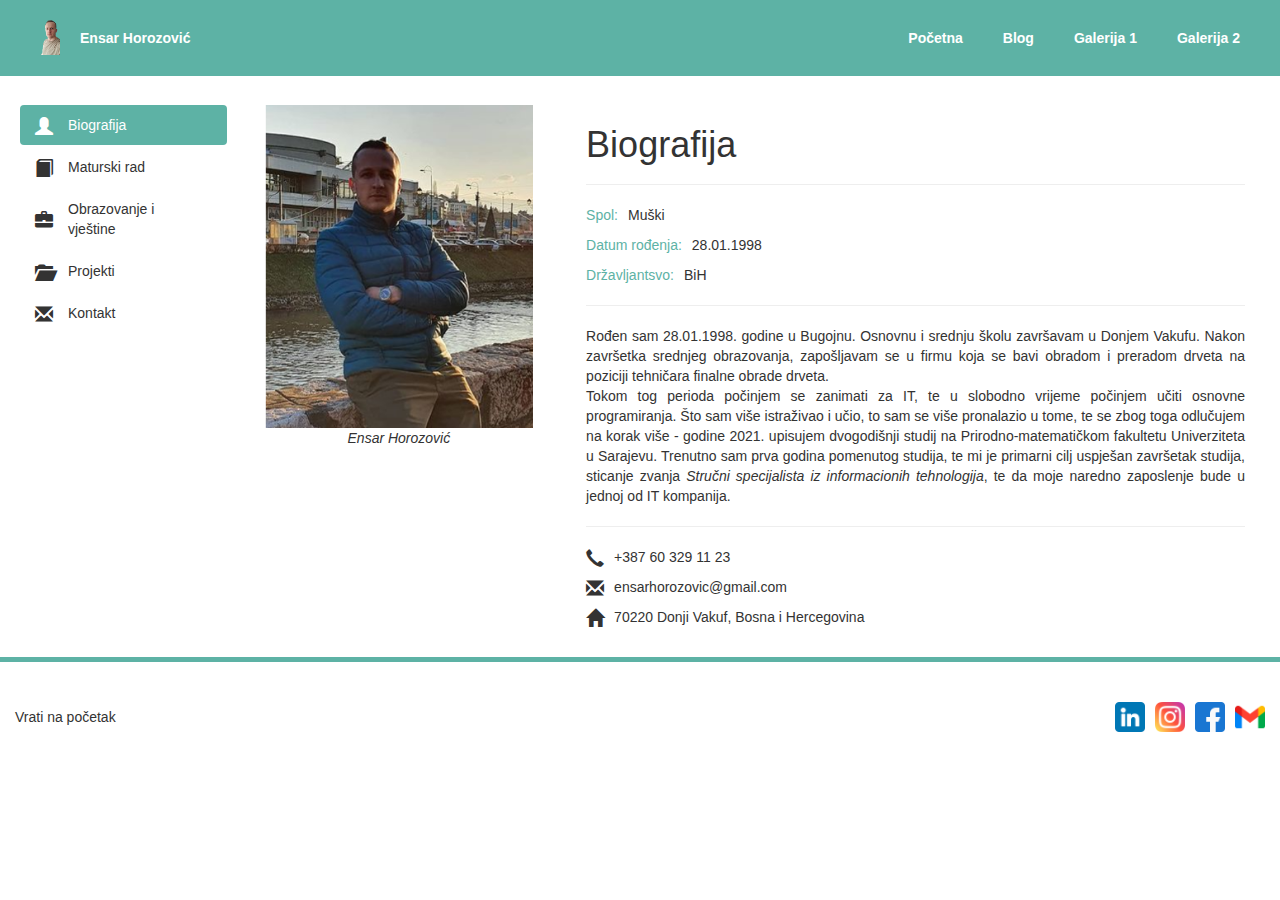
<file: index.html>
<!DOCTYPE html>
<html lang="en">

<head>
    <title>Portfolio - Ensar Horozović</title>
    <meta charset="utf-8">
    <meta name="viewport" content="width=device-width, initial-scale=1">
    <!-- ikonica za favicon preuzeta sa https://icons8.com/icons/set/programmer, za konvertovanje png u ico format koristeno https://convertico.com/favicon/ -->
    <link rel="icon" type="image/x-icon" href="slike/favicon.ico">
    <link rel="stylesheet" href="https://maxcdn.bootstrapcdn.com/bootstrap/3.4.1/css/bootstrap.min.css">
    <link rel="stylesheet" href="./css/styles.css">
    <link rel="stylesheet" href="./css/pocetna-style.css">
</head>

<body>
    <header>
        <nav class="navbar navbar-fixed-top">
            <dl>
                <dt class="header-slika">
                    <a href="index.html" class="header-slika-link" target="_self">
                        <img src="slike/header_slika.png" width="20px" />
                        <div id="ime">Ensar Horozović</div>
                    </a>
                </dt>
                <dt><a class="header-link" href="#" target="_self">Početna</a></dt>
                <dt><a class="header-link" href="./blog.html" target="_self">Blog</a></dt>
                <dt><a class="header-link" href="./galerija_1.html" target="_self">Galerija 1</a></dt>
                <dt><a class="header-link" href="./galerija_2.html" target="_self">Galerija 2</a></dt>
            </dl>
        </nav>
    </header>
    <div>
        <main class="main-okvir">
            <div class="col-lg-2 okvir">
                <ul class="nav nav-pills nav-stacked">
                    <li class="active"><a class="vertikalni-meni-stavka" href="#"><span class="glyphicon glyphicon-user" aria-hidden="true"></span><span class="vertikalni-meni-labela">Biografija</span></a></li>
                    <li><a class="vertikalni-meni-stavka" href="./maturski-rad.html"><span class="glyphicon glyphicon-book" aria-hidden="true"></span><span class="vertikalni-meni-labela">Maturski rad</span></a></li>
                    <li><a class="vertikalni-meni-stavka" href="./obrazovanje-i-vjestine.html"><span class="glyphicon glyphicon-briefcase" aria-hidden="true"></span><span class="vertikalni-meni-labela">Obrazovanje i vještine</span></a></li>
                    <li><a class="vertikalni-meni-stavka" href="./projekti.html"><span class="glyphicon glyphicon-folder-open" aria-hidden="true"></span><span class="vertikalni-meni-labela">Projekti</span></a></li>
                    <li><a class="vertikalni-meni-stavka" href="./kontakt.html"><span class="glyphicon glyphicon-envelope" aria-hidden="true"></span><span class="vertikalni-meni-labela">Kontakt</span></a></li>
                </ul>
            </div>
            <div class="col-lg-10 col-md-10 col-sm-11">
                <div class="row">
                    <div class="col-lg-4 col-md-4 col-sm-12 pocetna-okvir">
                        <figure>
                            <img id="pocetna-slika" src="slike/pocetna.png" />
                            <figcaption class="pocetna-slika-opis">Ensar Horozović</figcaption>
                        </figure>
                    </div>
                    <div class="col-lg-8 col-md-8 col-sm-12 ">
                        <h1>Biografija</h1>
                        <hr>
                        <div>
                            <div class="detalj">
                                <span class="labela-boja" style="margin-right: 10px;">Spol:</span>
                                <span>Muški</span>
                            </div>
                            <div class="detalj">
                                <span class="labela-boja" style="margin-right: 10px;">Datum rođenja:</span>
                                <span>28.01.1998</span>
                            </div>
                            <div class="detalj">
                                <span class="labela-boja" style="margin-right: 10px;">Državljantsvo:</span>
                                <span>BiH</span>
                            </div>
                        </div>
                        <hr/>
                        <div id="sadrzaj">
                            Rođen sam 28.01.1998. godine u Bugojnu. Osnovnu i srednju školu završavam u Donjem Vakufu. Nakon završetka srednjeg obrazovanja, zapošljavam se u firmu koja se bavi obradom i preradom drveta na poziciji tehničara finalne obrade drveta. <br/>Tokom
                            tog perioda počinjem se zanimati za IT, te u slobodno vrijeme počinjem učiti osnovne programiranja. Što sam više istraživao i učio, to sam se više pronalazio u tome, te se zbog toga odlučujem na korak više - godine 2021. upisujem
                            dvogodišnji studij na Prirodno-matematičkom fakultetu Univerziteta u Sarajevu. Trenutno sam prva godina pomenutog studija, te mi je primarni cilj uspješan završetak studija, sticanje zvanja <i>Stručni specijalista iz informacionih tehnologija</i>,
                            te da moje naredno zaposlenje bude u jednoj od IT kompanija.
                        </div>
                        <hr/>
                        <div style="display: flex; flex-direction: column;">
                            <div class="detalj">
                                <span class="glyphicon glyphicon-earphone" aria-hidden="true" style="margin-right: 10px;"></span>
                                <span>+387 60 329 11 23</span>
                            </div>
                            <div class="detalj">
                                <span class="glyphicon glyphicon-envelope" aria-hidden="true" style="margin-right: 10px"></span>
                                <span>ensarhorozovic@gmail.com</span>
                            </div>
                            <div class="detalj">
                                <span class="glyphicon glyphicon-home" aria-hidden="true" style="margin-right: 10px"></span>
                                <span>70220 Donji Vakuf, Bosna i Hercegovina</span>
                            </div>
                        </div>
                    </div>
                </div>
            </div>
        </main>
        <!-- Ikonice za drustvene mreze preuzete sa: https://www.flaticon.com/free-icons/social-media -->
        <footer>
            <div class="col-lg-9 col-md-12 col-sm-12 footer-vrati-na-pocetak"><a id="footer-vrati-na-pocetak" href="index.html " target="_self ">Vrati na početak</a></div>
            <div class="col-lg-3 col-md-12 col-sm-12 drustvene-mreze-linkovi">
                <a class="footer-link" href="https://www.linkedin.com/in/ensar-horozovi%C4%87-bb3324225" target="_blank ">
                    <img class="socijalna-mreza-ikonica" src="slike/linkedin.png" />
                </a>
                <a class="footer-link" href="https://www.instagram.com/genevae_/" target="_blank">
                    <img class="socijalna-mreza-ikonica" src="slike/instagram.png" />
                </a>
                <a class="footer-link" href="https://www.facebook.com/profile.php?id=100009435979068" target="_blank">
                    <img class="socijalna-mreza-ikonica" src="slike/facebook.png" />
                </a>
                <a class="footer-link" href="mailto:ensarhorozovic@gmail.com" target="_blank">
                    <img class="socijalna-mreza-ikonica" src="slike/gmail.png" />
                </a>
            </div>
        </footer>
    </div>
</body>

</html>
</file>
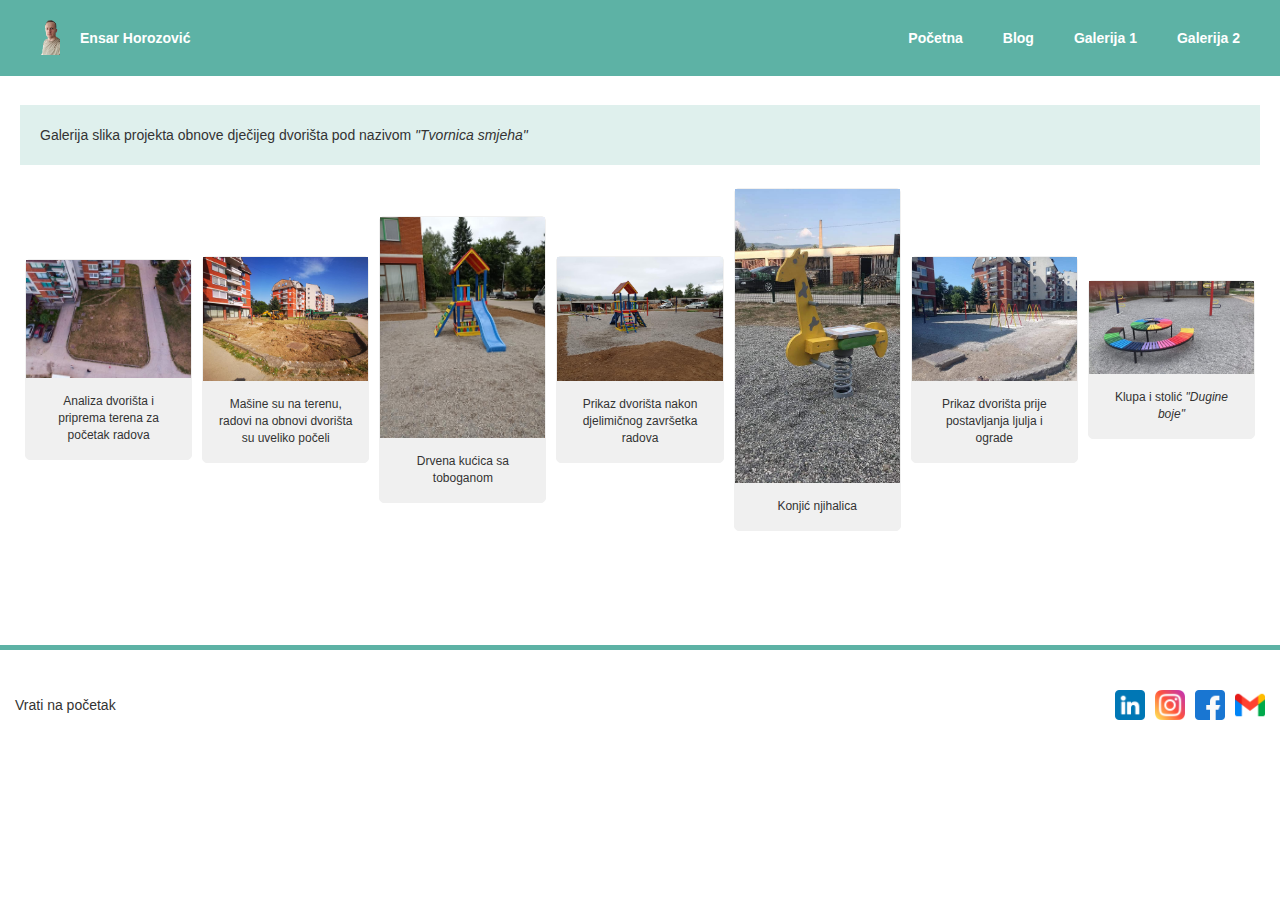
<file: galerija_1.html>
<!DOCTYPE html>
<html lang="en">

<head>
    <title>Portfolio - Ensar Horozović</title>
    <meta charset="utf-8">
    <meta name="viewport" content="width=device-width, initial-scale=1">
    <link rel="icon" type="image/x-icon" href="slike/favicon.ico">
    <link rel="stylesheet" href="https://maxcdn.bootstrapcdn.com/bootstrap/3.4.1/css/bootstrap.min.css">
    <link rel="stylesheet" href="./css/styles.css">
    <link rel="stylesheet" href="./css/galerija-1.css">
</head>

<body>
    <header>
        <nav class="navbar navbar-fixed-top">
            <dl>
                <dt class="header-slika">
                    <a href="index.html" class="header-slika-link" target="_self">
                        <img src="slike/header_slika.png" width="20px" />
                        <div id="ime">Ensar Horozović</div>
                    </a>
                </dt>
                <dt><a class="header-link" href="./index.html" target="_self">Početna</a></dt>
                <dt><a class="header-link" href="./blog.html" target="_self">Blog</a></dt>
                <dt><a class="header-link" href="#" target="_self">Galerija 1</a></dt>
                <dt><a class="header-link" href="./galerija_2.html" target="_self">Galerija 2</a></dt>
            </dl>
        </nav>
    </header>
    <div>
        <main style="padding: 20px;">
            <div>
                <p class="bg-info" style="padding: 20px;">
                    <span>Galerija slika projekta obnove dječijeg dvorišta pod nazivom <i>"Tvornica smjeha"</i></span>
                </p>
            </div>
            <div class="galerija-okvir">
                <div class="galerija">
                    <a target="_blank" href="./slike/galerija_1/slika_1.jpg">
                        <img src="./slike/galerija_1/slika_1.jpg" alt="Analiza dvorište i priprema terena za početak radova" width="600" height="400">
                    </a>
                    <div class="opis">Analiza dvorišta i <br>priprema terena za početak radova</div>
                </div>
                <div class="galerija">
                    <a target="_blank" href="./slike/galerija_1/slika_2.jpg">
                        <img src="./slike/galerija_1/slika_2.jpg" alt="Mašine su na terenu, radovi na obnovi dvorišta su uveliko počeli" width="600" height="400">
                    </a>
                    <div class="opis">Mašine su na terenu, radovi na obnovi dvorišta su uveliko počeli</div>
                </div>
                <div class="galerija">
                    <a target="_blank" href="./slike/galerija_1/slika_4.jpg">
                        <img src="./slike/galerija_1/slika_4.jpg" alt="Drvena kućica sa toboganom" width="600" height="400">
                    </a>
                    <div class="opis">Drvena kućica sa toboganom</div>
                </div>
                <div class="galerija">
                    <a target="_blank" href="./slike/galerija_1/slika_3.jpg">
                        <img src="./slike/galerija_1/slika_3.jpg" alt="Prikaz dvorišta nakon djelimičnog završetka radova" width="600" height="400">
                    </a>
                    <div class="opis">Prikaz dvorišta nakon djelimičnog završetka radova</div>
                </div>
                <div class="galerija">
                    <a target="_blank" href="./slike/galerija_1/slika_5.jpg">
                        <img src="./slike/galerija_1/slika_5.jpg" alt="Konjić njihalica" width="600" height="400">
                    </a>
                    <div class="opis">Konjić njihalica</div>
                </div>
                <div class="galerija">
                    <a target="_blank" href="./slike/galerija_1/slika_6.jpg">
                        <img src="./slike/galerija_1/slika_6.jpg" alt="Prikaz dvorišta prije postavljanja ljulja i ograde" width="600" height="400">
                    </a>
                    <div class="opis">Prikaz dvorišta prije postavljanja ljulja i ograde</div>
                </div>
                <div class="galerija">
                    <a target="_blank" href="./slike/galerija_1/slika_7.jpg">
                        <img src="./slike/galerija_1/slika_7.jpg" alt="Klupa i stolić Dugine boje" width="600" height="400">
                    </a>
                    <div class="opis">Klupa i stolić <i>"Dugine boje"</i></div>
                </div>
            </div>
        </main>

    </div>

    </main>
    <footer>
        <div class="col-lg-9 col-md-12 col-sm-12 footer-vrati-na-pocetak "><a id="footer-vrati-na-pocetak" href="index.html " target="_self ">Vrati na početak</a></div>
        <div class="col-lg-3 col-md-12 col-sm-12 drustvene-mreze-linkovi">
            <a class="footer-link" href="https://www.linkedin.com/in/ensar-horozovi%C4%87-bb3324225" target="_blank ">
                <img class="socijalna-mreza-ikonica" src="slike/linkedin.png" />
            </a>
            <a class="footer-link" href="https://www.instagram.com/genevae_/" target="_blank">
                <img class="socijalna-mreza-ikonica" src="slike/instagram.png" />
            </a>
            <a class="footer-link" href="https://www.facebook.com/profile.php?id=100009435979068" target="_blank">
                <img class="socijalna-mreza-ikonica" src="slike/facebook.png" />
            </a>
            <a class="footer-link" href="mailto:ensarhorozovic@gmail.com" target="_blank">
                <img class="socijalna-mreza-ikonica" src="slike/gmail.png" />
            </a>
        </div>
    </footer>
    </div>
</body>

</html>
</file>
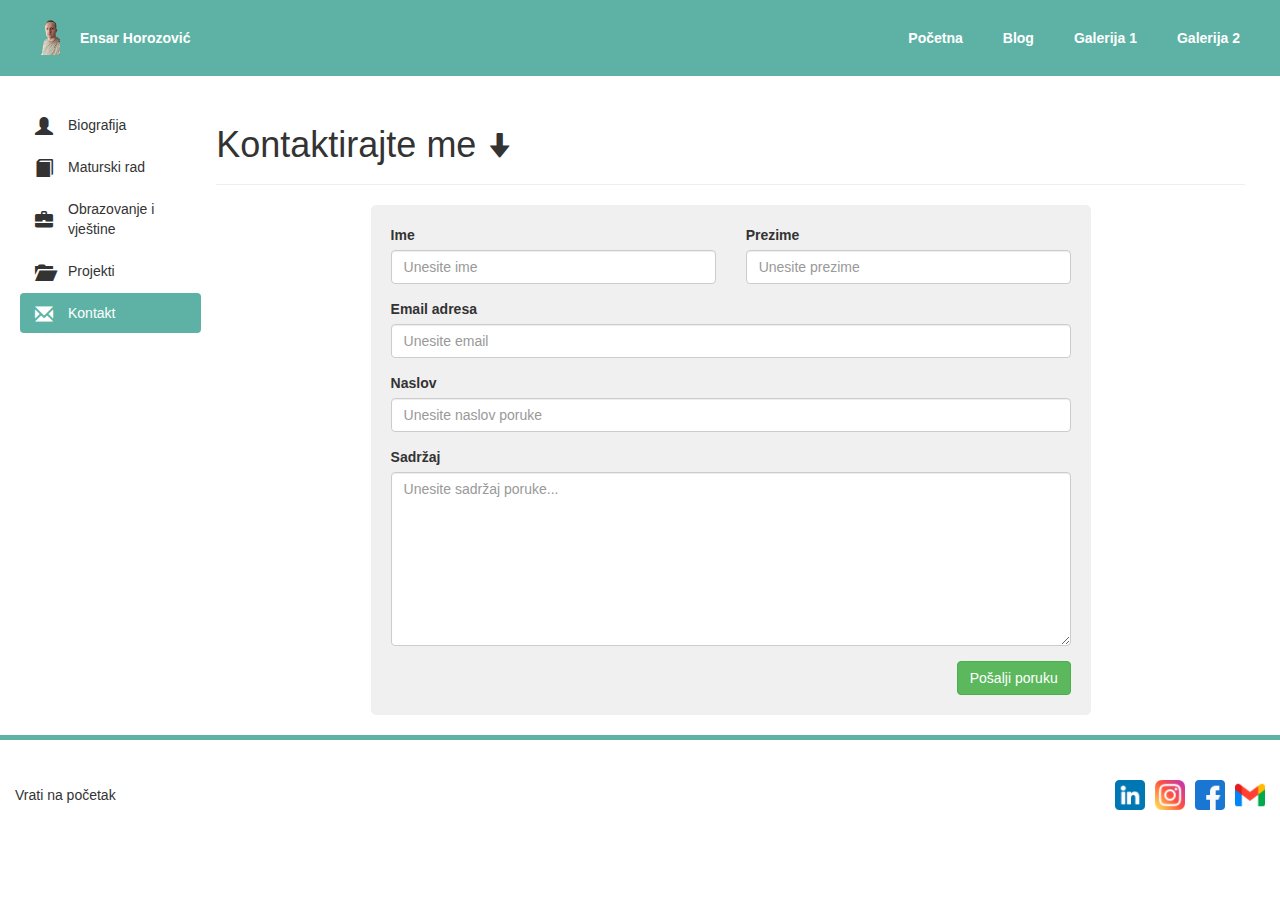
<file: kontakt.html>
<!DOCTYPE html>
<html lang="en">

<head>
    <title>Portfolio - Ensar Horozović</title>
    <meta charset="utf-8">
    <meta name="viewport" content="width=device-width, initial-scale=1">
    <link rel="icon" type="image/x-icon" href="slike/favicon.ico">
    <link rel="stylesheet" href="https://maxcdn.bootstrapcdn.com/bootstrap/3.4.1/css/bootstrap.min.css">
    <link rel="stylesheet" href="./css/styles.css">
    <link rel="stylesheet" href="./css/pocetna-style.css">
</head>

<body>
    <header>
        <nav class="navbar navbar-fixed-top">
            <dl>
                <dt class="header-slika">
                    <a href="index.html" class="header-slika-link" target="_self">
                        <img src="slike/header_slika.png" width="20px" />
                        <div id="ime">Ensar Horozović</div>
                    </a>
                </dt>
                <dt><a class="header-link" href="#" target="_self">Početna</a></dt>
                <dt><a class="header-link" href="./blog.html" target="_self">Blog</a></dt>
                <dt><a class="header-link" href="./galerija_1.html" target="_self">Galerija 1</a></dt>
                <dt><a class="header-link" href="./galerija_2.html" target="_self">Galerija 2</a></dt>
            </dl>
        </nav>
    </header>
    <div>
        <main class="main-okvir">
            <div class="col-lg-2 okvir">
                <ul class="nav nav-pills nav-stacked">
                    <li><a class="vertikalni-meni-stavka" href="./index.html"><span class="glyphicon glyphicon-user" aria-hidden="true"></span><span class="vertikalni-meni-labela">Biografija</span></a></li>
                    <li><a class="vertikalni-meni-stavka" href="./maturski-rad.html"><span class="glyphicon glyphicon-book" aria-hidden="true"></span><span class="vertikalni-meni-labela">Maturski rad</span></a></li>
                    <li><a class="vertikalni-meni-stavka" href="./obrazovanje-i-vjestine.html"><span class="glyphicon glyphicon-briefcase" aria-hidden="true"></span><span class="vertikalni-meni-labela">Obrazovanje i vještine</span></a></li>
                    <li><a class="vertikalni-meni-stavka" href="./projekti.html"><span class="glyphicon glyphicon-folder-open" aria-hidden="true"></span><span class="vertikalni-meni-labela">Projekti</span></a></li>
                    <li class="active"><a class="vertikalni-meni-stavka" href="#"><span class="glyphicon glyphicon-envelope" aria-hidden="true"></span><span class="vertikalni-meni-labela">Kontakt</span></a></li>
                </ul>
            </div>
            <div class="col-lg-10" style="width: 97%;">
                <h1>Kontaktirajte me<span class="glyphicon glyphicon-arrow-down" aria-hidden="true" style="font-size: 25px; margin-left: 10px;"></span></h1>
                <hr/>
                <div class="kontakt-okvir">
                    <form class="kontakt-forma">
                        <div class="row">
                            <div class="form-group col-lg-6 col-md-6 col-sm-12">
                                <label for="input-ime">Ime</label>
                                <input type="text" class="form-control" id="input-ime" placeholder="Unesite ime">
                            </div>
                            <div class="form-group col-lg-6 col-md-6 col-sm-12">
                                <label for="input-prezime">Prezime</label>
                                <input type="text" class="form-control" id="input-prezime" placeholder="Unesite prezime">
                            </div>
                        </div>
                        <div class="row">
                            <div class="form-group col-lg-12 col-md-12 col-sm-12">
                                <label for="input-email">Email adresa</label>
                                <input type="email" class="form-control" id="input-email" placeholder="Unesite email">
                            </div>
                        </div>
                        <div class="row">
                            <div class="form-group col-lg-12 col-md-12 col-sm-12">
                                <label for="input-naslov">Naslov</label>
                                <input type="text" class="form-control" id="input-naslov" placeholder="Unesite naslov poruke">
                            </div>
                        </div>
                        <div class="row">
                            <div class="form-group col-lg-12 col-md-12 col-sm-12">
                                <label for="input-naslov">Sadržaj</label>
                                <textarea class="form-control" rows="8" placeholder="Unesite sadržaj poruke..."></textarea>
                            </div>
                        </div>
                        <div class="row">
                            <div class="col-lg-12 col-md-12 col-sm-12">
                                <button type="submit" class="btn btn-success kontakt-dugme">Pošalji poruku</button>
                            </div>
                        </div>
                    </form>
                </div>
            </div>

        </main>
        <footer>
            <div class="col-lg-9 col-md-12 col-sm-12 footer-vrati-na-pocetak "><a id="footer-vrati-na-pocetak" href="index.html " target="_self ">Vrati na početak</a></div>
            <div class="col-lg-3 col-md-12 col-sm-12 drustvene-mreze-linkovi">
                <a class="footer-link" href="https://www.linkedin.com/in/ensar-horozovi%C4%87-bb3324225" target="_blank ">
                    <img class="socijalna-mreza-ikonica" src="slike/linkedin.png" />
                </a>
                <a class="footer-link" href="https://www.instagram.com/genevae_/" target="_blank">
                    <img class="socijalna-mreza-ikonica" src="slike/instagram.png" />
                </a>
                <a class="footer-link" href="https://www.facebook.com/profile.php?id=100009435979068" target="_blank">
                    <img class="socijalna-mreza-ikonica" src="slike/facebook.png" />
                </a>
                <a class="footer-link" href="mailto:ensarhorozovic@gmail.com" target="_blank">
                    <img class="socijalna-mreza-ikonica" src="slike/gmail.png" />
                </a>
            </div>
        </footer>
    </div>
</body>

</html>
</file>
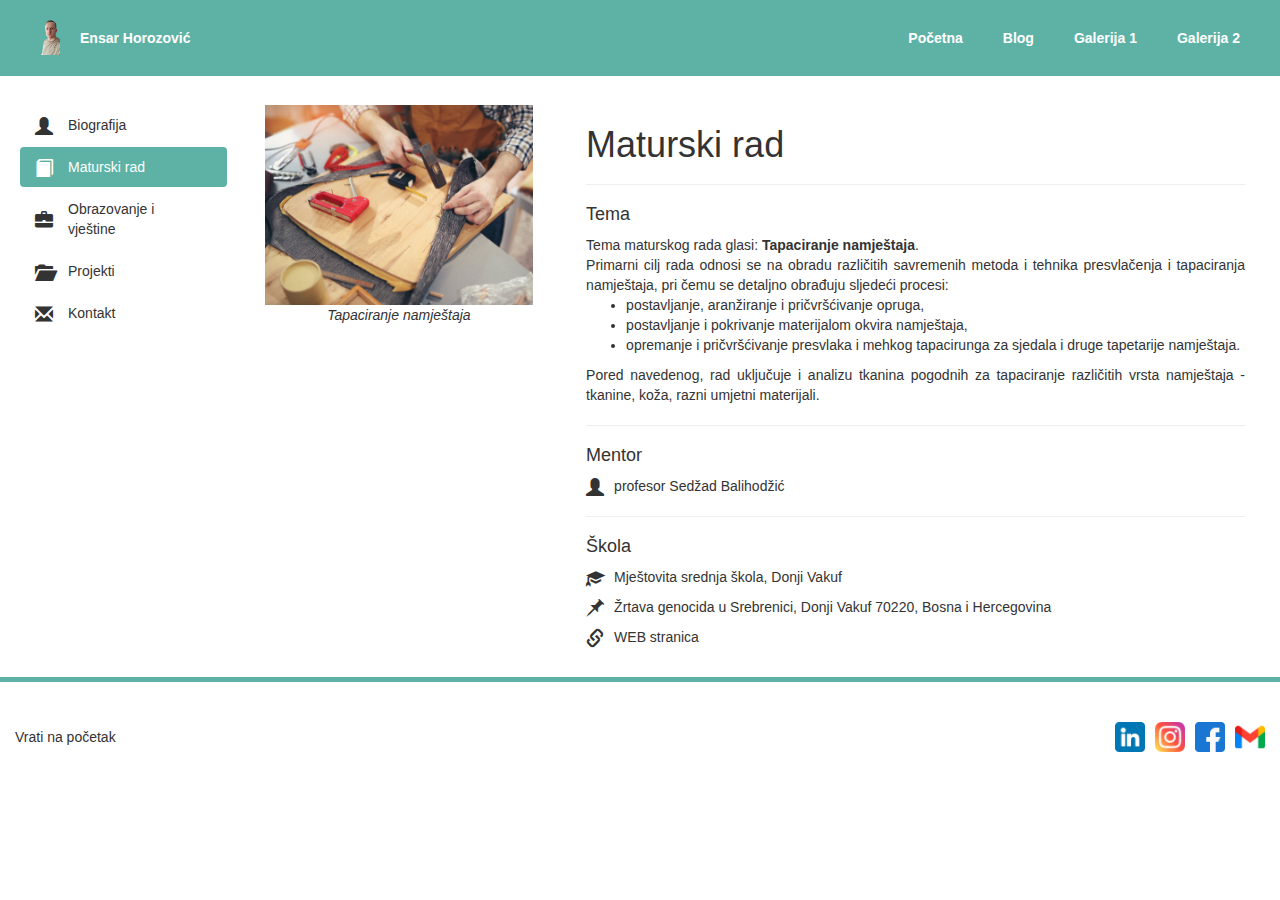
<file: maturski-rad.html>
<!DOCTYPE html>
<html lang="en">

<head>
    <title>Portfolio - Ensar Horozović</title>
    <meta charset="utf-8">
    <meta name="viewport" content="width=device-width, initial-scale=1">
    <link rel="icon" type="image/x-icon" href="slike/favicon.ico">
    <link rel="stylesheet" href="https://maxcdn.bootstrapcdn.com/bootstrap/3.4.1/css/bootstrap.min.css">
    <link rel="stylesheet" href="./css/styles.css">
    <link rel="stylesheet" href="./css/pocetna-style.css">
</head>

<body>
    <header>
        <nav class="navbar navbar-fixed-top">
            <dl>
                <dt class="header-slika">
                    <a href="index.html" class="header-slika-link" target="_self">
                        <img src="slike/header_slika.png" width="20px" />
                        <div id="ime">Ensar Horozović</div>
                    </a>
                </dt>
                <dt><a class="header-link" href="#" target="_self">Početna</a></dt>
                <dt><a class="header-link" href="./blog.html" target="_self">Blog</a></dt>
                <dt><a class="header-link" href="./galerija_1.html" target="_self">Galerija 1</a></dt>
                <dt><a class="header-link" href="./galerija_2.html" target="_self">Galerija 2</a></dt>

            </dl>
        </nav>
    </header>
    <div>
        <main class="main-okvir">
            <div class="col-lg-2 okvir">
                <ul class="nav nav-pills nav-stacked">
                    <li><a class="vertikalni-meni-stavka" href="./index.html"><span class="glyphicon glyphicon-user" aria-hidden="true"></span><span class="vertikalni-meni-labela">Biografija</span></a></li>
                    <li class="active"><a class="vertikalni-meni-stavka" href="#"><span class="glyphicon glyphicon-book" aria-hidden="true"></span><span class="vertikalni-meni-labela">Maturski rad</span></a></li>
                    <li><a class="vertikalni-meni-stavka" href="./obrazovanje-i-vjestine.html"><span class="glyphicon glyphicon-briefcase" aria-hidden="true"></span><span class="vertikalni-meni-labela">Obrazovanje i vještine</span></a></li>
                    <li><a class="vertikalni-meni-stavka" href="./projekti.html"><span class="glyphicon glyphicon-folder-open" aria-hidden="true"></span><span class="vertikalni-meni-labela">Projekti</span></a></li>
                    <li><a class="vertikalni-meni-stavka" href="./kontakt.html"><span class="glyphicon glyphicon-envelope" aria-hidden="true"></span><span class="vertikalni-meni-labela">Kontakt</span></a></li>
                </ul>
            </div>
            <div class="col-lg-10 col-md-10 col-sm-11">
                <div class="row">
                    <div class="col-lg-4 col-md-4 col-sm-12 pocetna-okvir">
                        <figure>
                            <!--Slika preuzeta sa: https://utrenu.com/img/landing_pages/tapetar.jpg -->
                            <img id="pocetna-slika" src="slike/tapaciranje-namjestaja.jpg" />
                            <figcaption class="pocetna-slika-opis">Tapaciranje namještaja</figcaption>
                        </figure>
                    </div>
                    <div class="col-lg-8 col-md-8 col-sm-12">
                        <h1>Maturski rad</h1>
                        <hr>
                        <h4>Tema</h4>
                        <div id="sadrzaj">
                            Tema maturskog rada glasi: <b>Tapaciranje namještaja</b>.<br/>Primarni cilj rada odnosi se na obradu različitih savremenih metoda i tehnika presvlačenja i tapaciranja namještaja, pri čemu se detaljno obrađuju sljedeći procesi:
                            <ul>
                                <li>postavljanje, aranžiranje i pričvršćivanje opruga,</li>
                                <li>postavljanje i pokrivanje materijalom okvira namještaja,</li>
                                <li>opremanje i pričvršćivanje presvlaka i mehkog tapacirunga za sjedala i druge tapetarije namještaja.</li>
                            </ul>
                            Pored navedenog, rad uključuje i analizu tkanina pogodnih za tapaciranje različitih vrsta namještaja - tkanine, koža, razni umjetni materijali.
                        </div>
                        <hr>
                        <h4>Mentor</h4>
                        <div class="detalj">
                            <span class="glyphicon glyphicon-user" aria-hidden="true" style="margin-right: 10px"></span>
                            <span>profesor Sedžad Balihodžić</span>
                        </div>
                        <hr>
                        <h4>Škola</h4>
                        <div style="display: flex; flex-direction: column;">
                            <section class="detalj">
                                <span class="glyphicon glyphicon-education" aria-hidden="true" style="margin-right: 10px"></span>
                                <span> Mještovita srednja škola, Donji Vakuf</span>
                            </section>
                            <section class="detalj">
                                <span class="glyphicon glyphicon-pushpin" aria-hidden="true" style="margin-right: 10px"></span>
                                <span>Žrtava genocida u Srebrenici, Donji Vakuf 70220, Bosna i Hercegovina</span>
                            </section>
                            <section class="detalj">
                                <a href="http://www.mssdvakuf.ba/index.php/o-nama" target="_blank" style="display: flex;  align-items: center;">
                                    <span class="glyphicon glyphicon-link" aria-hidden="true" style="margin-right: 10px"></span>
                                    <span>WEB stranica</span>
                                </a>
                            </section>
                        </div>
                    </div>
                </div>
            </div>
        </main>
        <footer>
            <div class="col-lg-9 col-md-12 col-sm-12 footer-vrati-na-pocetak"><a id="footer-vrati-na-pocetak" href="index.html" target="_self">Vrati na početak</a></div>
            <div class="col-lg-3 col-md-12 col-sm-12 drustvene-mreze-linkovi">
                <a class="footer-link" href="https://www.linkedin.com/in/ensar-horozovi%C4%87-bb3324225" target="_blank ">
                    <img class="socijalna-mreza-ikonica" src="slike/linkedin.png" />
                </a>
                <a class="footer-link" href="https://www.instagram.com/genevae_/" target="_blank">
                    <img class="socijalna-mreza-ikonica" src="slike/instagram.png" />
                </a>
                <a class="footer-link" href="https://www.facebook.com/profile.php?id=100009435979068" target="_blank">
                    <img class="socijalna-mreza-ikonica" src="slike/facebook.png" />
                </a>
                <a class="footer-link" href="mailto:ensarhorozovic@gmail.com" target="_blank">
                    <img class="socijalna-mreza-ikonica" src="slike/gmail.png" />
                </a>
            </div>
        </footer>
    </div>
</body>

</html>
</file>
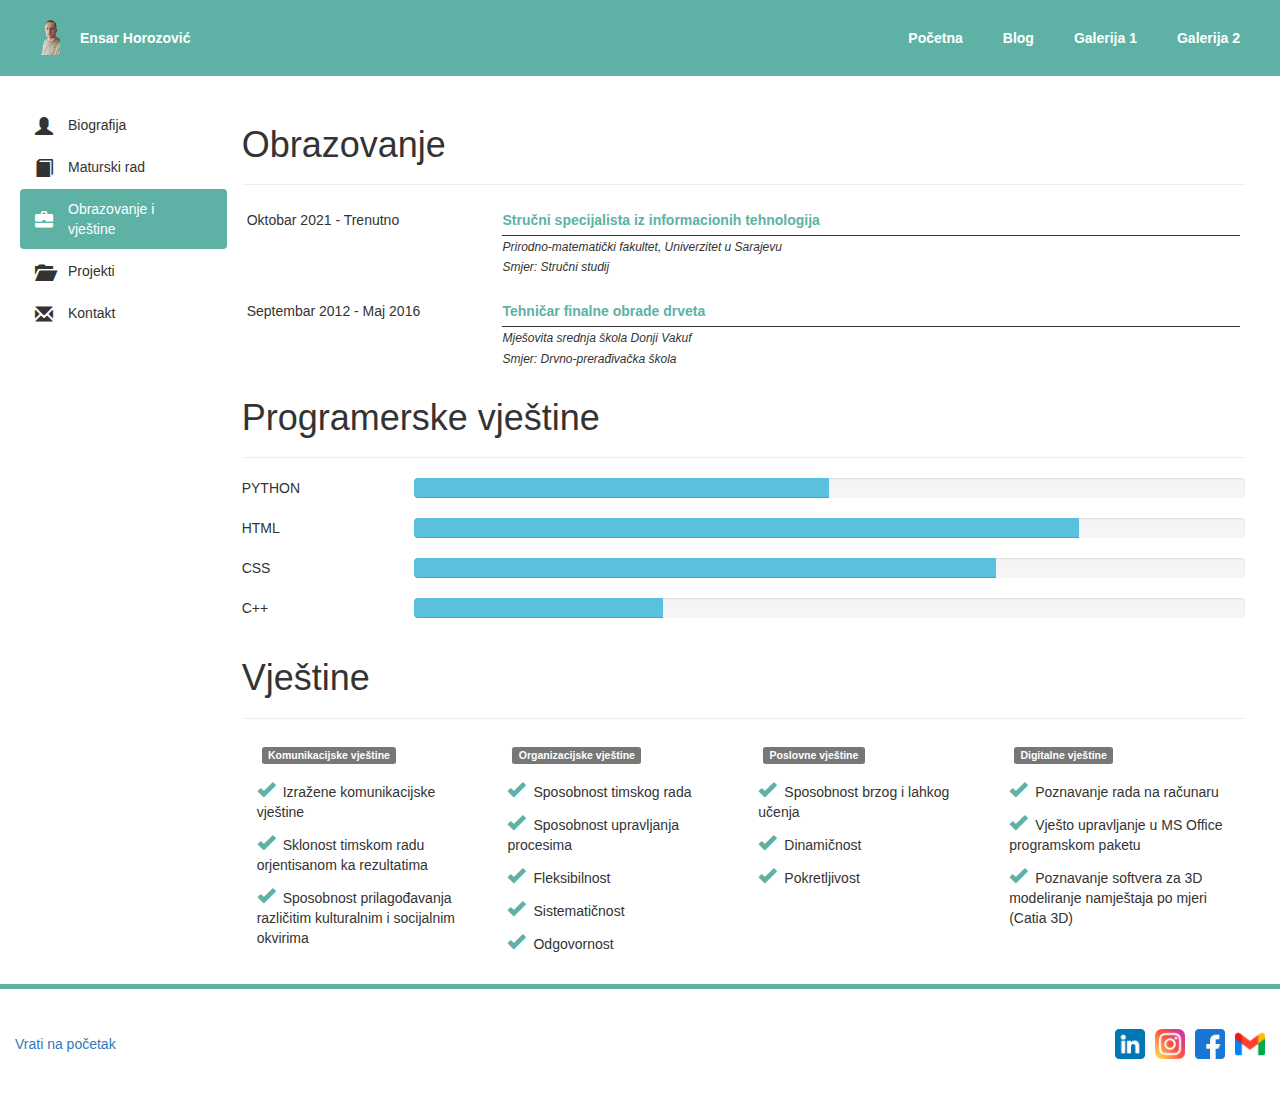
<file: obrazovanje-i-vjestine.html>
<!DOCTYPE html>
<html lang="en">

<head>
    <title>Portfolio - Ensar Horozović</title>
    <meta charset="utf-8">
    <meta name="viewport" content="width=device-width, initial-scale=1">
    <link rel="icon" type="image/x-icon" href="slike/favicon.ico">
    <link rel="stylesheet" href="https://maxcdn.bootstrapcdn.com/bootstrap/3.4.1/css/bootstrap.min.css">
    <link rel="stylesheet" href="./css/styles.css">
    <link rel="stylesheet" href="./css/pocetna-style.css">
</head>

<body>
    <header>
        <nav class="navbar navbar-fixed-top">
            <dl>
                <dt class="header-slika">
                    <a href="index.html" class="header-slika-link" target="_self">
                        <img src="slike/header_slika.png" width="20px" />
                        <div id="ime">Ensar Horozović</div>
                    </a>
                </dt>
                <dt><a class="header-link" href="#" target="_self">Početna</a></dt>
                <dt><a class="header-link" href="./blog.html" target="_self">Blog</a></dt>
                <dt><a class="header-link" href="./galerija_1.html" target="_self">Galerija 1</a></dt>
                <dt><a class="header-link" href="./galerija_2.html" target="_self">Galerija 2</a></dt>

            </dl>
        </nav>
    </header>
    <div>
        <main class="main-okvir">
            <div class="col-lg-2 okvir">
                <ul class="nav nav-pills nav-stacked">
                    <li><a class="vertikalni-meni-stavka" href="./index.html"><span class="glyphicon glyphicon-user" aria-hidden="true"></span><span class="vertikalni-meni-labela">Biografija</span></a></li>
                    <li><a class="vertikalni-meni-stavka" href="./maturski-rad.html"><span class="glyphicon glyphicon-book" aria-hidden="true"></span><span class="vertikalni-meni-labela">Maturski rad</span></a></li>
                    <li class="active"><a class="vertikalni-meni-stavka" href="#"><span class="glyphicon glyphicon-briefcase" aria-hidden="true"></span><span class="vertikalni-meni-labela">Obrazovanje i vještine</span></a></li>
                    <li><a class="vertikalni-meni-stavka" href="./projekti.html"><span class="glyphicon glyphicon-folder-open" aria-hidden="true"></span><span class="vertikalni-meni-labela">Projekti</span></a></li>
                    <li><a class="vertikalni-meni-stavka" href="./kontakt.html"><span class="glyphicon glyphicon-envelope" aria-hidden="true"></span><span class="vertikalni-meni-labela">Kontakt</span></a></li>
                </ul>
            </div>
            <div class="col-lg-10 col-md-10 col-sm-11">
                <div class="row">
                    <div class="col-lg-12 col-md-12 col-sm-12">
                        <h1>Obrazovanje</h1>
                        <hr>
                        <div class="row" style="margin-bottom: 10px; padding: 5px;">
                            <div class="col-lg-3 col-md-2 col-sm-2">
                                <span>Oktobar 2021 - Trenutno</span>
                            </div>
                            <div class="col-lg-9 col-md-10 col-sm-10">
                                <span class="labela-boja" style="font-weight: bold;">Stručni specijalista iz informacionih tehnologija</span>
                                <div class="obrazovanje-opis">
                                    <span class="labela-opis">Prirodno-matematički fakultet, Univerzitet u Sarajevu</span>
                                    <br/>
                                    <span class="labela-opis">Smjer: Stručni studij</span>
                                </div>
                            </div>
                        </div>
                        <div class="row" style="padding: 5px;">
                            <div class="col-lg-3 col-md-2 col-sm-2">
                                <span>Septembar 2012 - Maj 2016</span>
                            </div>
                            <div class="col-lg-9 col-md-10 col-sm-10">
                                <span class="labela-boja" style="font-weight: bold;">Tehničar finalne obrade drveta</span>
                                <div class="obrazovanje-opis">
                                    <span class="labela-opis">Mješovita srednja škola Donji Vakuf</span>
                                    <br/>
                                    <span class="labela-opis">Smjer: Drvno-prerađivačka škola</span>
                                </div>
                            </div>
                        </div>
                        <h1>Programerske vještine</h1>
                        <hr>
                        <div class="row">
                            <div class="col-lg-2 col-md-2 col-sm-3">
                                <span>PYTHON</span>
                            </div>
                            <div class="col-lg-10 col-md-10 col-sm-9">
                                <div class="progress">
                                    <div class="progress-bar progress-bar-info" role="progressbar" aria-valuenow="50" aria-valuemin="0" aria-valuemax="100" style="width: 50%;"></div>
                                </div>
                            </div>
                        </div>
                        <div class="row">
                            <div class="col-lg-2 col-md-2 col-sm-3">
                                <span>HTML</span>
                            </div>
                            <div class="col-lg-10 col-md-10 col-sm-9">
                                <div class="progress">
                                    <div class="progress-bar progress-bar-info" role="progressbar" aria-valuenow="80" aria-valuemin="0" aria-valuemax="100" style="width: 80%;"></div>
                                </div>
                            </div>
                        </div>
                        <div class="row">
                            <div class="col-lg-2 col-md-2 col-sm-3">
                                <span>CSS</span>
                            </div>
                            <div class="col-lg-10 col-md-10 col-sm-9">
                                <div class="progress">
                                    <div class="progress-bar progress-bar-info" role="progressbar" aria-valuenow="70" aria-valuemin="0" aria-valuemax="100" style="width: 70%;"></div>
                                </div>
                            </div>
                        </div>
                        <div class="row">
                            <div class="col-lg-2 col-md-2 col-sm-3">
                                <span>C++</span>
                            </div>
                            <div class="col-lg-10 col-md-10 col-sm-9">
                                <div class="progress">
                                    <div class="progress-bar progress-bar-info" role="progressbar" aria-valuenow="30" aria-valuemin="0" aria-valuemax="100" style="width: 30%;"></div>
                                </div>
                            </div>
                        </div>
                        <h1>Vještine</h1>
                        <hr>
                        <article class="col-lg-3 col-md-3 col-sm-6">
                            <div class="grupa-vjestine">
                                <span class="label label-default">Komunikacijske vještine</span>
                            </div>
                            <div class="stavka-vjestine">
                                <span class="glyphicon glyphicon-ok labela-boja vjestine-ikonica" aria-hidden="true"></span><span>Izražene komunikacijske vještine</span>
                            </div>
                            <div class="stavka-vjestine">
                                <span class="glyphicon glyphicon-ok labela-boja vjestine-ikonica" aria-hidden="true"></span><span>Sklonost timskom radu orjentisanom ka rezultatima</span>
                            </div>
                            <div class="stavka-vjestine">
                                <span class="glyphicon glyphicon-ok labela-boja vjestine-ikonica" aria-hidden="true"></span><span>Sposobnost prilagođavanja različitim kulturalnim i socijalnim okvirima</span>
                            </div>
                        </article>
                        <article class="col-lg-3 col-md-3 col-sm-6">
                            <div class="grupa-vjestine">
                                <span class="label label-default">Organizacijske vještine</span>
                            </div>
                            <div class="stavka-vjestine">
                                <span class="glyphicon glyphicon-ok labela-boja vjestine-ikonica" aria-hidden="true"></span><span>Sposobnost timskog rada</span>
                            </div>
                            <div class="stavka-vjestine">
                                <span class="glyphicon glyphicon-ok labela-boja vjestine-ikonica" aria-hidden="true"></span><span>Sposobnost upravljanja procesima</span>
                            </div>
                            <div class="stavka-vjestine">
                                <span class="glyphicon glyphicon-ok labela-boja vjestine-ikonica" aria-hidden="true"></span><span>Fleksibilnost</span>
                            </div>
                            <div class="stavka-vjestine">
                                <span class="glyphicon glyphicon-ok labela-boja vjestine-ikonica" aria-hidden="true"></span><span>Sistematičnost</span>
                            </div>
                            <div class="stavka-vjestine">
                                <span class="glyphicon glyphicon-ok labela-boja vjestine-ikonica" aria-hidden="true"></span><span>Odgovornost</span>
                            </div>
                        </article>
                        <article class="col-lg-3 col-md-3 col-sm-6">
                            <div class="grupa-vjestine">
                                <span class="label label-default">Poslovne vještine</span>
                            </div>
                            <div class="stavka-vjestine">
                                <span class="glyphicon glyphicon-ok labela-boja vjestine-ikonica" aria-hidden="true"></span><span>Sposobnost brzog i lahkog učenja</span>
                            </div>
                            <div class="stavka-vjestine">
                                <span class="glyphicon glyphicon-ok labela-boja vjestine-ikonica" aria-hidden="true"></span><span>Dinamičnost</span>
                            </div>
                            <div class="stavka-vjestine">
                                <span class="glyphicon glyphicon-ok labela-boja vjestine-ikonica" aria-hidden="true"></span><span>Pokretljivost</span>
                            </div>
                        </article>
                        <article class="col-lg-3 col-md-3 col-sm-6">
                            <div class="grupa-vjestine">
                                <span class="label label-default">Digitalne vještine</span>
                            </div>
                            <div class="stavka-vjestine">
                                <span class="glyphicon glyphicon-ok labela-boja vjestine-ikonica" aria-hidden="true"></span><span>Poznavanje rada na računaru</span>
                            </div>
                            <div class="stavka-vjestine">
                                <span class="glyphicon glyphicon-ok labela-boja vjestine-ikonica" aria-hidden="true"></span><span>Vješto upravljanje u MS Office programskom paketu</span>
                            </div>
                            <div class="stavka-vjestine">
                                <span class="glyphicon glyphicon-ok labela-boja vjestine-ikonica" aria-hidden="true"></span><span>Poznavanje softvera za 3D modeliranje namještaja po mjeri (Catia 3D)</span>
                            </div>
                        </article>
                    </div>
                </div>
            </div>

        </main>
        <footer>
            <div class="col-lg-9 col-md-12 col-sm-12 footer-vrati-na-pocetak "><a id="footer-vrati-na-pocetak " href="index.html " target="_self ">Vrati na početak</a></div>
            <div class="col-lg-3 col-md-12 col-sm-12 drustvene-mreze-linkovi">
                <a class="footer-link" href="https://www.linkedin.com/in/ensar-horozovi%C4%87-bb3324225" target="_blank ">
                    <img class="socijalna-mreza-ikonica" src="slike/linkedin.png" />
                </a>
                <a class="footer-link" href="https://www.instagram.com/genevae_/" target="_blank">
                    <img class="socijalna-mreza-ikonica" src="slike/instagram.png" />
                </a>
                <a class="footer-link" href="https://www.facebook.com/profile.php?id=100009435979068" target="_blank">
                    <img class="socijalna-mreza-ikonica" src="slike/facebook.png" />
                </a>
                <a class="footer-link" href="mailto:ensarhorozovic@gmail.com" target="_blank">
                    <img class="socijalna-mreza-ikonica" src="slike/gmail.png" />
                </a>
            </div>
        </footer>
    </div>
</body>

</html>
</file>
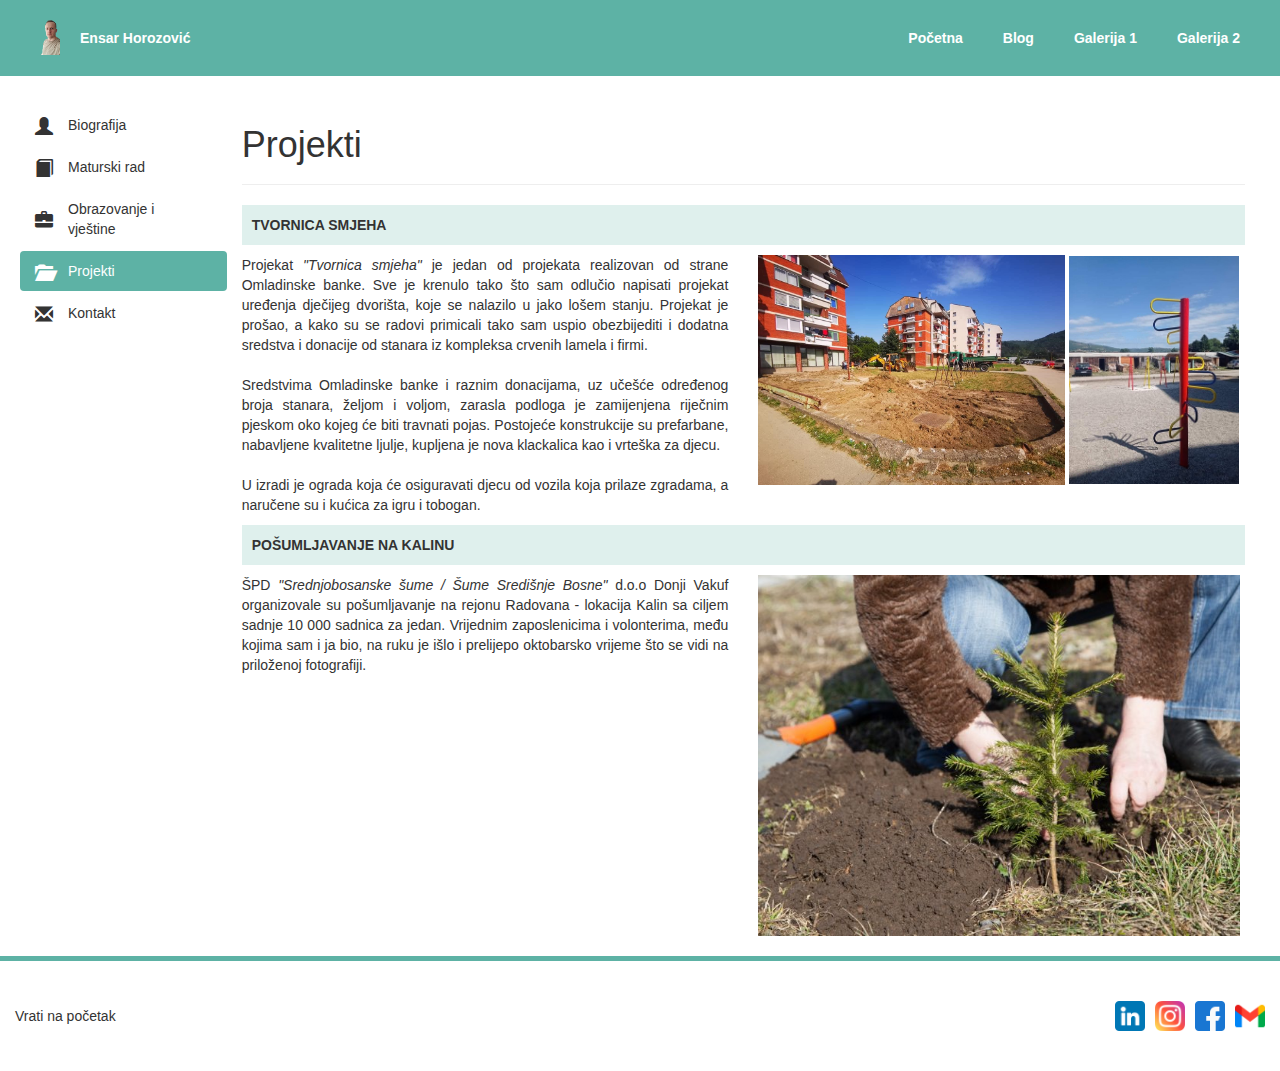
<file: projekti.html>
<!DOCTYPE html>
<html lang="en">

<head>
    <title>Portfolio - Ensar Horozović</title>
    <meta charset="utf-8">
    <meta name="viewport" content="width=device-width, initial-scale=1">
    <link rel="icon" type="image/x-icon" href="slike/favicon.ico">
    <link rel="stylesheet" href="https://maxcdn.bootstrapcdn.com/bootstrap/3.4.1/css/bootstrap.min.css">
    <link rel="stylesheet" href="./css/styles.css">
    <link rel="stylesheet" href="./css/pocetna-style.css">
</head>

<body>
    <header>
        <nav class="navbar navbar-fixed-top">
            <dl>
                <dt class="header-slika">
                    <a href="index.html" class="header-slika-link" target="_self">
                        <img src="slike/header_slika.png" width="20px" />
                        <div id="ime">Ensar Horozović</div>
                    </a>
                </dt>
                <dt><a class="header-link" href="#" target="_self">Početna</a></dt>
                <dt><a class="header-link" href="./blog.html" target="_self">Blog</a></dt>
                <dt><a class="header-link" href="./galerija_1.html" target="_self">Galerija 1</a></dt>
                <dt><a class="header-link" href="./galerija_2.html" target="_self">Galerija 2</a></dt>

            </dl>
        </nav>
    </header>
    <div>
        <main class="main-okvir">
            <div class="col-lg-2 okvir">
                <ul class="nav nav-pills nav-stacked">
                    <li><a class="vertikalni-meni-stavka" href="./index.html"><span class="glyphicon glyphicon-user" aria-hidden="true"></span><span class="vertikalni-meni-labela">Biografija</span></a></li>
                    <li><a class="vertikalni-meni-stavka" href="./maturski-rad.html"><span class="glyphicon glyphicon-book" aria-hidden="true"></span><span class="vertikalni-meni-labela">Maturski rad</span></a></li>
                    <li><a class="vertikalni-meni-stavka" href="./obrazovanje-i-vjestine.html"><span class="glyphicon glyphicon-briefcase" aria-hidden="true"></span><span class="vertikalni-meni-labela">Obrazovanje i vještine</span></a></li>
                    <li class="active"><a class="vertikalni-meni-stavka" href="#"><span class="glyphicon glyphicon-folder-open" aria-hidden="true"></span><span class="vertikalni-meni-labela">Projekti</span></a></li>
                    <li><a class="vertikalni-meni-stavka" href="./kontakt.html"><span class="glyphicon glyphicon-envelope" aria-hidden="true"></span><span class="vertikalni-meni-labela">Kontakt</span></a></li>
                </ul>
            </div>
            <div class="col-lg-10 col-md-10 col-sm-11">
                <h1>Projekti</h1>
                <hr/>
                <p class="bg-info projekat-naslov">TVORNICA SMJEHA</p>
                <div class="row">
                    <div class="col-lg-6 col-md-12 col-sm-12" style="text-align: justify;">
                        <span>Projekat <i>"Tvornica smjeha"</i> je jedan od projekata realizovan od strane Omladinske banke. Sve je krenulo tako što sam odlučio napisati projekat uređenja dječijeg dvorišta, koje se nalazilo u jako lošem stanju. Projekat je prošao, a kako su se radovi primicali tako sam uspio obezbijediti i dodatna sredstva i donacije od stanara iz kompleksa crvenih lamela i firmi. 
                        <br/><br/>Sredstvima Omladinske banke i raznim donacijama, uz učešće određenog broja stanara, željom i voljom, zarasla podloga je zamijenjena riječnim pjeskom oko kojeg će biti travnati pojas. Postojeće konstrukcije su prefarbane, nabavljene kvalitetne ljulje, kupljena je nova klackalica kao i vrteška za djecu.
                    <br/><br/>U izradi je ograda koja će osiguravati djecu od vozila koja prilaze zgradama, a naručene su i kućica za igru i tobogan.</span>
                    </div>
                    <div class="col-lg-6 col-md-12 col-sm-12">
                        <img src="./slike/projekat_1_slika_1.jpg" style="width: 63%;" />
                        <img src="./slike/projekat_1_slika_2.jpg" style="width: 35%;" />
                    </div>
                </div>
                <p class="bg-info projekat-naslov" style="margin-top: 10px;">POŠUMLJAVANJE NA KALINU</p>
                <div class="row">
                    <div class="col-lg-6 col-md-12 col-sm-12" style="text-align: justify;">
                        <span>ŠPD <i>"Srednjobosanske šume / Šume Središnje Bosne"</i> d.o.o Donji Vakuf organizovale su pošumljavanje na rejonu Radovana - lokacija Kalin sa ciljem sadnje 10 000 sadnica za jedan. Vrijednim zaposlenicima i volonterima, među kojima sam i ja bio, na ruku je išlo i prelijepo oktobarsko vrijeme što se vidi na priloženoj fotografiji.</span>
                    </div>
                    <div class="col-lg-6 col-md-12 col-sm-12">
                        <!-- Slika preuzeta sa: https://radiodonjivakuf.com.ba/wp-content/uploads/2020/10/posumljavanje.jpg -->
                        <img src="./slike/projekat_2_slika_1.jpg" style="width: 99%;" />
                    </div>
                </div>
            </div>

        </main>
        <footer>
            <div class="col-lg-9 col-md-12 col-sm-12 footer-vrati-na-pocetak "><a id="footer-vrati-na-pocetak" href="index.html " target="_self ">Vrati na početak</a></div>
            <div class="col-lg-3 col-md-12 col-sm-12 drustvene-mreze-linkovi">
                <a class="footer-link" href="https://www.linkedin.com/in/ensar-horozovi%C4%87-bb3324225" target="_blank ">
                    <img class="socijalna-mreza-ikonica" src="slike/linkedin.png" />
                </a>
                <a class="footer-link" href="https://www.instagram.com/genevae_/" target="_blank">
                    <img class="socijalna-mreza-ikonica" src="slike/instagram.png" />
                </a>
                <a class="footer-link" href="https://www.facebook.com/profile.php?id=100009435979068" target="_blank">
                    <img class="socijalna-mreza-ikonica" src="slike/facebook.png" />
                </a>
                <a class="footer-link" href="mailto:ensarhorozovic@gmail.com" target="_blank">
                    <img class="socijalna-mreza-ikonica" src="slike/gmail.png" />
                </a>
            </div>
        </footer>
    </div>
</body>

</html>
</file>
<file: css/styles.css>
html {
    height: 100%;
}

body {
    margin: 0px;
    font-family: Arial, Helvetica, sans-serif;
    min-height: 100%;
}

main {
    min-height: 560px;
}

.header-slika-link {
    display: flex;
    align-items: center;
    text-decoration: none;
}

a.header-slika-link:hover {
    text-decoration-line: none;
}

nav {
    background-color: #5db2a5;
}

nav dl {
    display: flex;
}

#ime {
    color: #ffffff;
    margin-left: 20px;
}

.header-link {
    color: white;
    text-decoration: none;
    width: max-content;
}

a.header-link:hover {
    text-decoration-line: underline;
    font-size: 18px;
    color: #333333
}

.socijalna-mreza-ikonica {
    width: 30px;
    height: 30px;
    margin-left: 10px;
}

footer {
    border-top: 5px #5db2a5 solid;
    padding-top: 40px;
    padding-bottom: 40px;
    width: 100%;
    bottom: 0;
}

.footer-link {
    text-decoration: auto;
}

#footer-vrati-na-pocetak {
    color: #333333;
    text-decoration: none;
}

.glyphicon {
    font-size: 18px;
}

.nav-pills>li.active>a,
.nav-pills>li.active>a:focus,
.nav-pills>li.active>a:hover {
    color: white;
    background-color: #5db2a5;
}

.nav-pills>li>a:hover {
    color: #333333
}

figure {
    text-align-last: center;
}

.bg-info {
    background-color: rgb(93, 178, 165, 0.2)
}

table {
    border-collapse: collapse;
}

td,
th {
    border: 1px solid rgb(93, 178, 165, 0.2);
    text-align: left;
    padding: 8px;
}

tr:nth-child(even) {
    background-color: rgb(93, 178, 165, 0.2);
}

caption {
    text-align: center;
}

aside {
    font-size: 12px;
}

a.external-link:visited {
    color: red !important;
}


/* CSS rules for phones */

@media only screen and (max-width:480px) {
    header {
        width: 100%;
        top: 0;
        height: 0.2vh;
    }
    dl {
        margin-block-start: 0px;
        margin-block-end: 0px;
        padding: 10px 0px 0px 0px;
    }
    nav dl {
        display: flex;
        flex-direction: column;
        align-items: center;
    }
    main {
        margin-top: 215px;
        margin-bottom: 100px;
    }
    .drustvene-mreze-linkovi {
        display: flex;
        justify-content: center;
    }
    .footer-vrati-na-pocetak {
        display: flex;
        justify-content: center;
        margin-bottom: 10px;
    }
}


/* CSS rules for tablets */

@media only screen and (min-width: 481px) and (max-width: 768px) {
    header {
        width: 100%;
        top: 0;
        height: 0.2vh;
    }
    dl {
        margin-block-start: 0px;
        margin-block-end: 0px;
        padding: 10px 0px 0px 0px;
    }
    nav dl {
        display: flex;
        flex-direction: column;
        align-items: center;
    }
    nav dt {
        display: flex;
        align-items: center;
        margin-bottom: 20px;
    }
    main {
        margin-top: 215px;
        margin-bottom: 100px;
    }
    .drustvene-mreze-linkovi {
        display: flex;
        justify-content: center;
    }
    .footer-vrati-na-pocetak {
        display: flex;
        justify-content: center;
        margin-bottom: 10px;
    }
}


/* CSS rules for desktops */

@media only screen and (min-width: 769px) {
    header {
        width: 100%;
        top: 0;
        height: 9.4vh;
    }
    dl {
        margin-block-start: 0px;
        margin-block-end: 0px;
        padding: 20px 40px 20px 0px;
    }
    nav dt {
        display: flex;
        align-items: center;
        margin-left: 40px;
    }
    .header-slika {
        width: 100%;
        justify-content: left;
        cursor: pointer;
    }
    footer {
        display: flex;
        flex-direction: row;
    }
    .drustvene-mreze-linkovi {
        display: flex;
        justify-content: flex-end;
    }
    .footer-vrati-na-pocetak {
        align-self: center;
    }
}
</file>
<file: css/pocetna-style.css>
.main-okvir {
    display: flex;
    flex-direction: row;
    padding: 20px;
}

.okvir {
    padding-left: 0px;
    padding-right: 0px;
}

.vertikalni-meni-stavka {
    display: flex !important;
    flex-direction: row;
    align-items: center;
    text-decoration: none;
    color: #333333;
}

.pocetna-okvir {
    flex-direction: column;
    justify-content: center;
}

.pocetna-slika-opis {
    text-align: center;
    font-style: italic;
}

.detalj {
    display: flex;
    flex-direction: row;
    align-items: center;
    margin-bottom: 10px;
}

.detalj span {
    color: #333333;
}

.labela-boja {
    color: #5db2a5 !important;
}

#sadrzaj {
    text-align: justify;
}

.obrazovanje-opis {
    border-top: 0.5px #333333 solid;
    margin-top: 5px;
    margin-bottom: 5px;
}

.labela-opis {
    font-size: 12px;
    font-style: italic;
}

.grupa-vjestine {
    margin-bottom: 10px;
    padding: 5px
}

.stavka-vjestine {
    margin-bottom: 10px;
}

.vjestine-ikonica {
    margin-right: 8px;
}

.projekat-naslov {
    padding: 10px;
    color: #333333;
    font-weight: bold;
}

.kontakt-okvir {
    display: flex;
    justify-content: center;
}

.kontakt-forma {
    display: flex;
    flex-direction: column;
    background-color: #f0f0f0;
    border-radius: 5px;
    padding: 20px;
}

.kontakt-dugme {
    float: right;
}


/* CSS rules for phones */

@media only screen and (max-width:480px) {
    .vertikalni-meni-labela {
        display: none;
    }
    #pocetna-slika {
        width: 65%;
    }
    .kontakt-forma {
        width: 100%;
    }
}


/* CSS rules for tablets */

@media only screen and (min-width: 481px) and (max-width: 768px) {
    .vertikalni-meni-labela {
        display: none;
    }
    #pocetna-slika {
        width: 65%;
    }
    .kontakt-forma {
        width: 100%;
    }
}


/* CSS rules for desktops */

@media only screen and (min-width: 769px) {
    ul li .vertikalni-meni-stavka span {
        margin-right: 15px;
    }
    #pocetna-slika {
        width: 85%;
    }
    .kontakt-forma {
        width: 70%;
    }
}
</file>
<file: css/galerija-1.css>
div.galerija {
    margin: 5px;
    border: 1px solid #f0f0f0;
    border-radius: 5px;
    background-color: #f0f0f0;
    float: left;
    width: 40%;
}

div.galerija:hover {
    border: 2px solid rgb(93, 178, 165, 0.2);
    border-radius: 5px;
    background-color: rgb(93, 178, 165, 0.2);
    padding: 10px;
}

div.galerija img {
    width: 100%;
    height: auto;
}

div.opis {
    padding: 15px;
    text-align: center;
    font-size: 12px;
}


/* CSS rules for phones */

@media only screen and (max-width:480px) {
    .galerija-okvir {
        display: flex;
        flex-direction: column;
        align-items: center;
    }
    .galerija-red-okvir {
        flex-direction: column;
        width: min-content;
    }
}


/* CSS rules for tablets */

@media only screen and (min-width: 481px) and (max-width: 768px) {
    .galerija-okvir {
        display: flex;
        flex-direction: column;
        align-items: center;
    }
    .galerija-red-okvir {
        flex-direction: row;
        width: min-content;
    }
}


/* CSS rules for desktops */

@media only screen and (min-width: 769px) {
    .galerija-okvir {
        display: flex;
        align-items: center;
        margin-top: 1.5%;
    }
    .galerija-red-okvir {
        flex-direction: row;
    }
}
</file>
